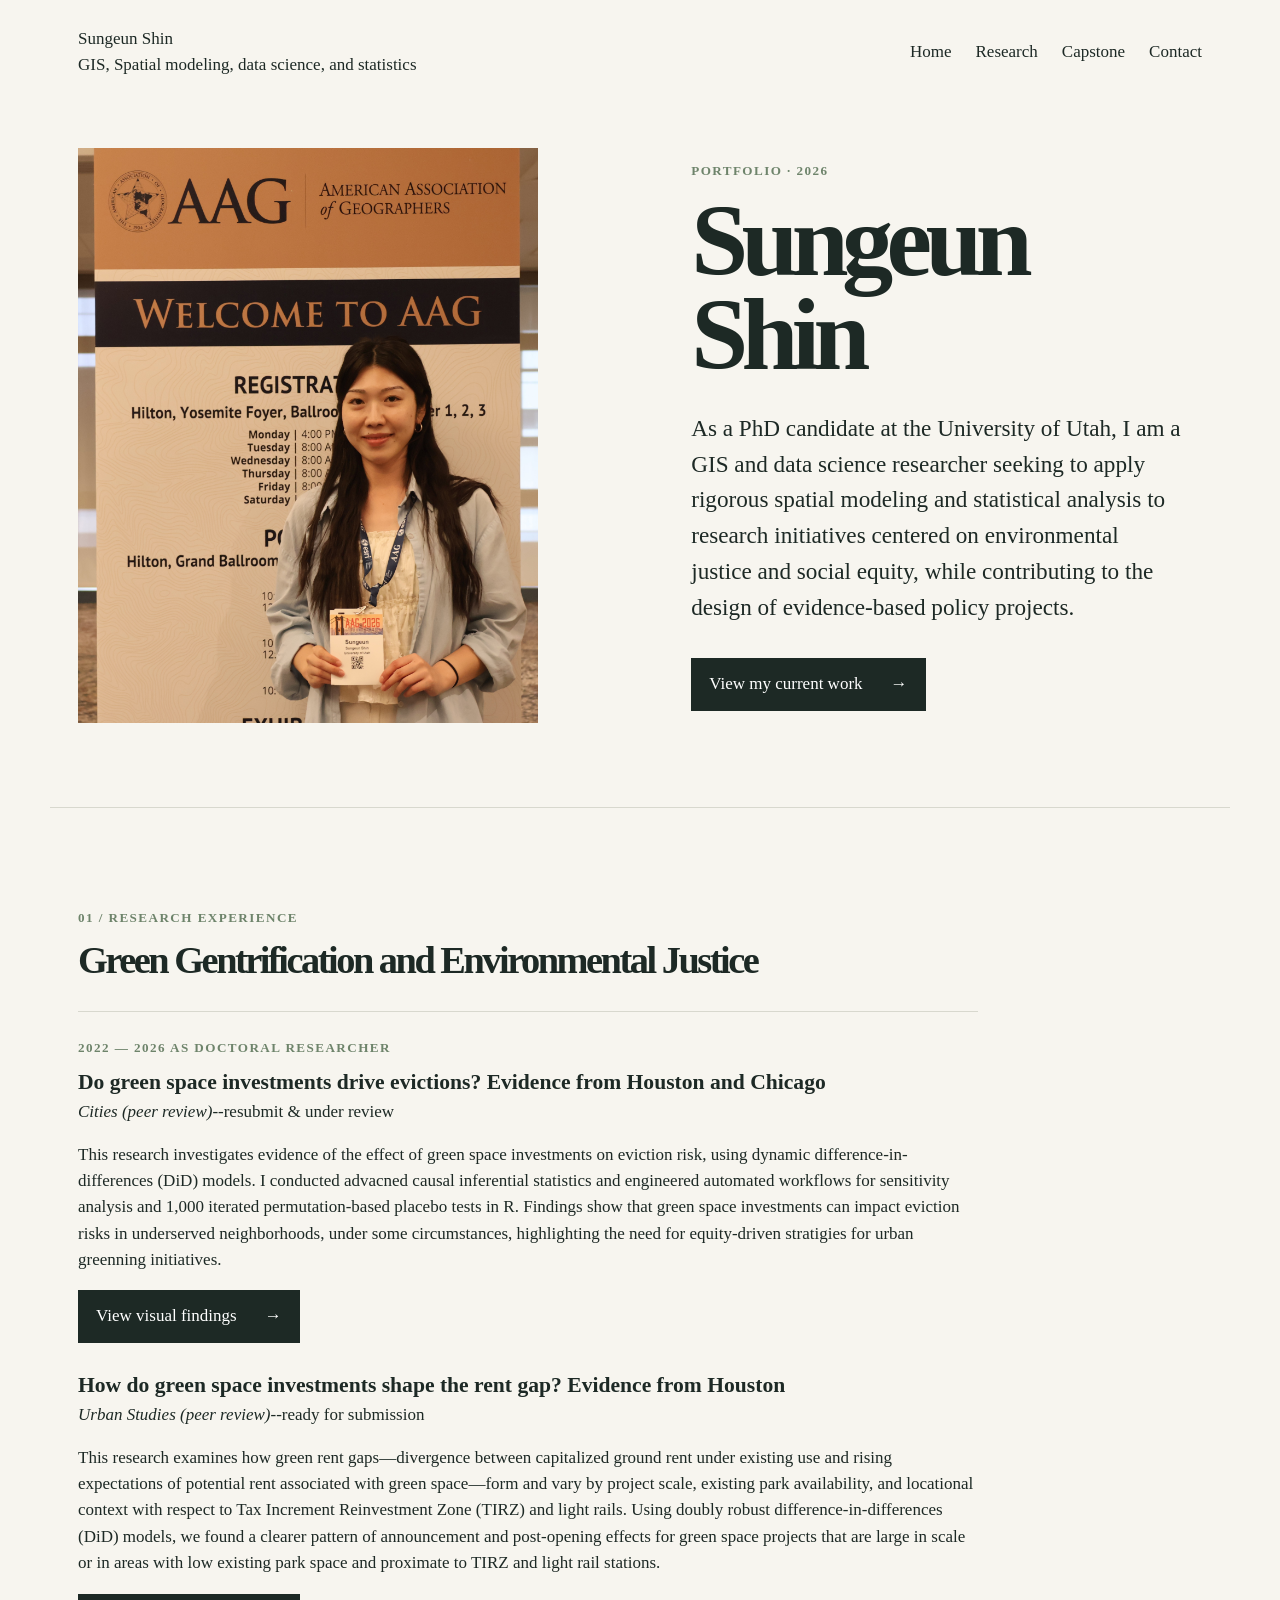
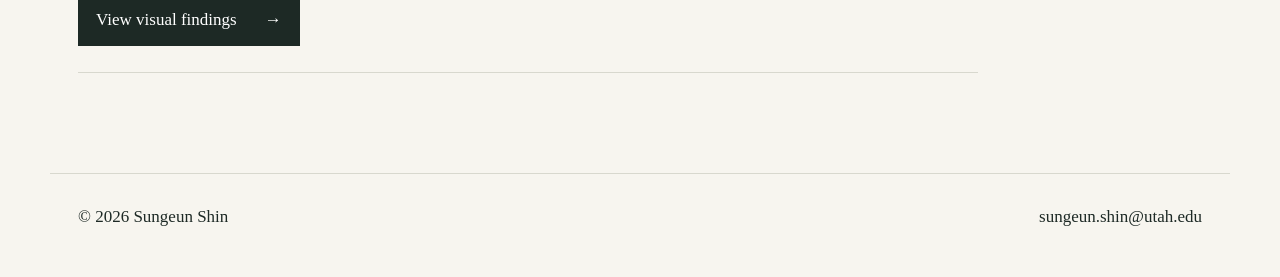
<file: index.html>
<!DOCTYPE html>
<html lang="en">
<head>
  <meta charset="UTF-8" />
  <meta name="viewport" content="width=device-width, initial-scale=1.0" />
  <meta name="description" content="Portfolio of Your Name" />
  <script src="https://d3js.org/d3.v7.js" defer></script>
  <script src="image.js" defer></script>
  <title>Sungeun Shin — Portfolio</title>
  <link rel="stylesheet" href="styles.css">
</head>
<body>
  <header class="site-header">
    <a class="logo" href="#home">Sungeun Shin </br>GIS, Spatial modeling, data science, and statistics</a>
    <nav aria-label="Primary navigation">
      <a href="index.html">Home</a>
      <a href="index.html#research">Research</a>
      <a href="capstone.html">Capstone</a>
      <a href="mailto:you@example.com">Contact</a>
    </nav>
  </header>

  <main>
    <!-- HOME / FIRST PAGE -->
    <section class="hero" id="home">
      <div class="portrait" role="img" aria-label="Placeholder for your portrait", src="sue_aag.JPG">
         <img class="portrait", src="images/sue_aag.JPG">
      </div>
      <div class="hero-copy">
        <p class="eyebrow">Portfolio · 2026</p>
        <h1>Sungeun Shin</h1>
        <p class="intro">
          As a PhD candidate at the University of Utah, 
          I am a GIS and data science researcher seeking to apply rigorous
          spatial modeling and statistical analysis to research initiatives centered on
          environmental justice and social equity, while contributing to the design of 
          evidence-based policy projects.
        </p>
        <a class="button" href="#research">View my current work <span>→</span></a>
      </div>
    </section>

    <!-- RESEARCH PAGE -->
    <section class="page-section" id="research">
      <p class="eyebrow">01 / Research experience</p>
      <h2>Green Gentrification and Environmental Justice</h2>
      <div class="research-list">
        <article>
          <p class="date">2022 — 2026 as doctoral researcher </p>
          <h3 style="margin-bottom: 0;">Do green space investments drive evictions? Evidence from Houston and Chicago</h3>
          <p style="margin-top: 0; margin-bottom: 1rem;"><i>Cities (peer review)</i>--resubmit & under review</p>
          <p>
              This research investigates evidence of the effect of green space investments 
              on eviction risk, using dynamic difference-in-differences (DiD) models.
              I conducted advacned causal inferential statistics and engineered automated workflows
              for sensitivity analysis and 1,000 iterated permutation-based placebo tests in R.
              Findings show that green space investments can impact eviction risks in underserved neighborhoods,
              under some circumstances, highlighting the need for equity-driven stratigies for urban greenning initiatives.
          </p>
          <a class="button" href="research.html#eviction-findings">View visual findings <span>→</span></a>
        <br></br>
          <h3 style="margin-bottom: 0;">How do green space investments shape the rent gap? Evidence from Houston</h3>
          <p style="margin-top: 0; margin-bottom: 1rem;"><i>Urban Studies (peer review)</i>--ready for submission</p>
          <p>This research examines how green rent gaps—divergence between capitalized ground rent under existing use
            and rising expectations of potential rent associated with green space—form and vary by project scale, existing 
            park availability, and locational context with respect to Tax Increment Reinvestment Zone (TIRZ) and light rails.
            Using doubly robust difference-in-differences (DiD) models, we found a clearer pattern of announcement and post-opening 
            effects for green space projects that are large in scale or in areas with low existing park space and proximate to 
            TIRZ and light rail stations.
          </p>
          <a class="button" href="research.html#rent-gap-findings">View visual findings <span>→</span></a>
        </article>
      </div>
    

  </main>

  <footer>
    <p>© 2026 Sungeun Shin</p>
    <a href="mailto:sungeun.shin@utah.edu">sungeun.shin@utah.edu</a>
  </footer>
</body>
</html>
</file>
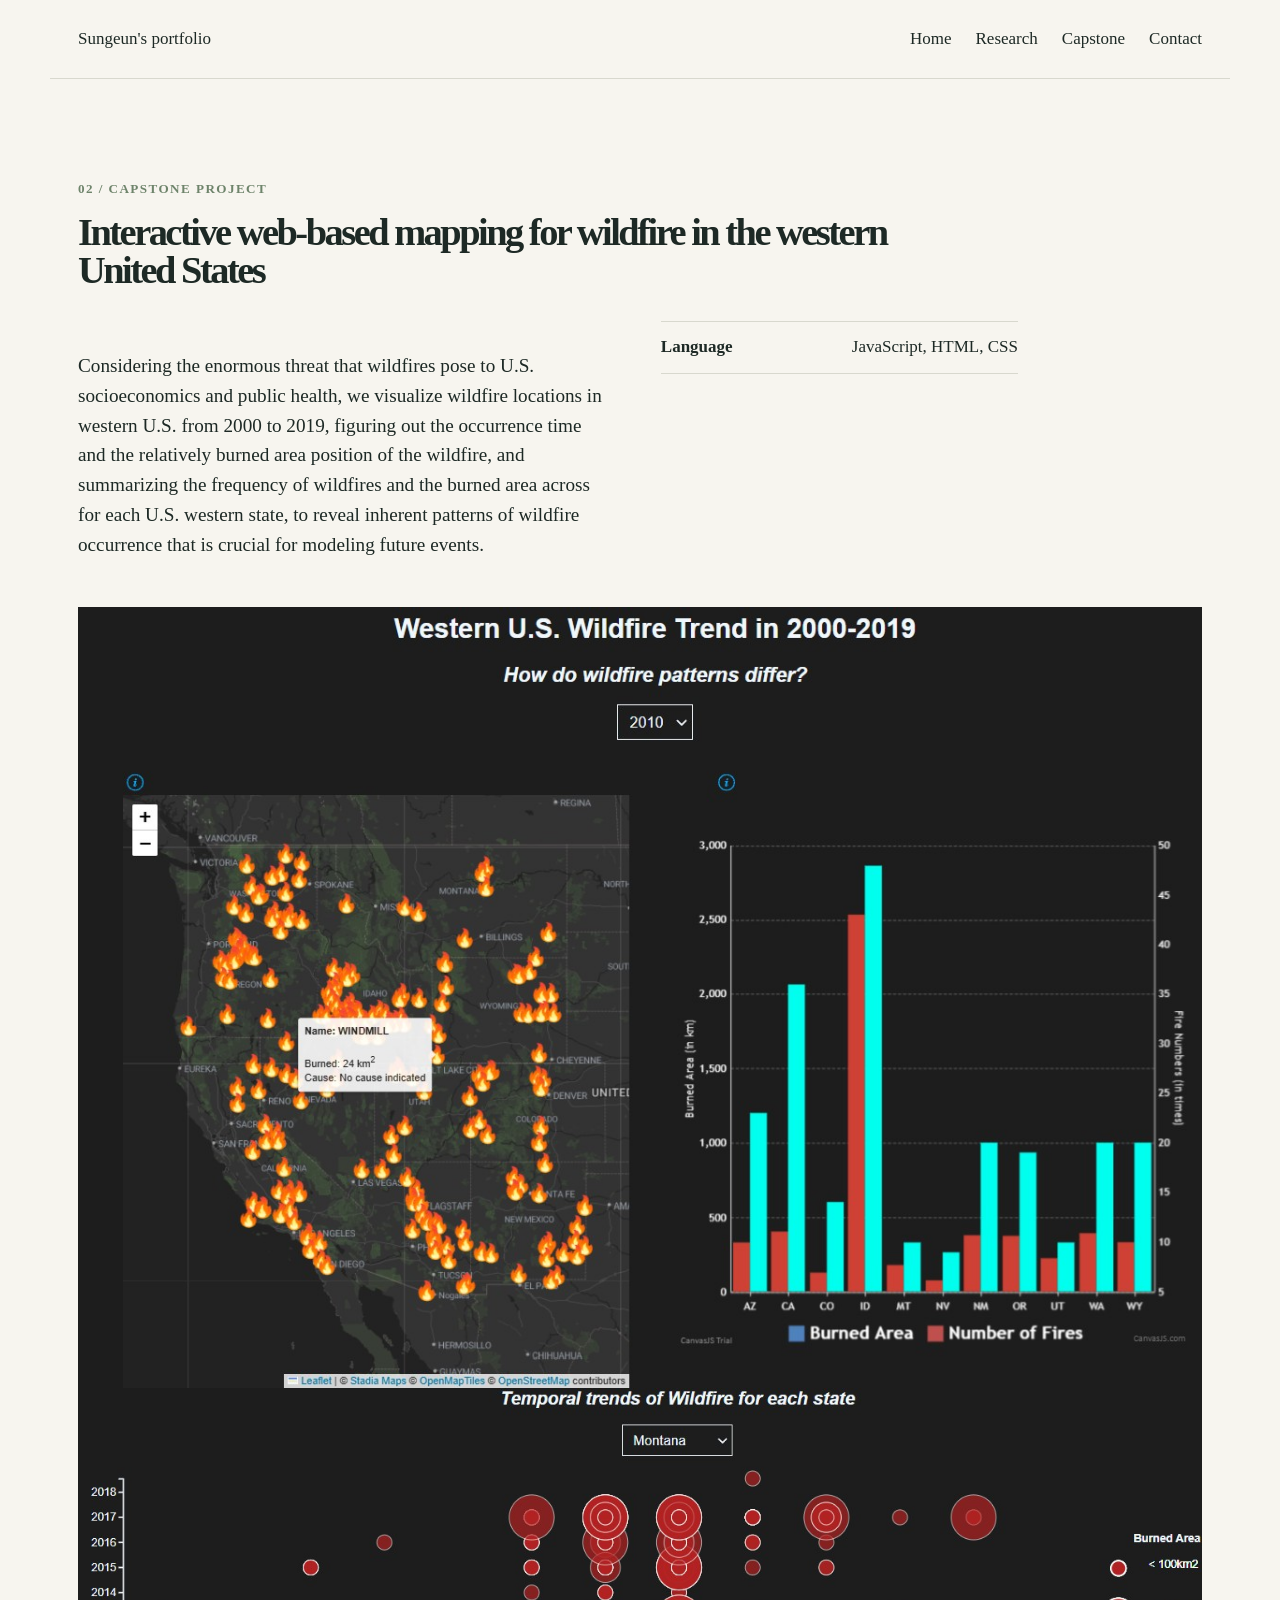
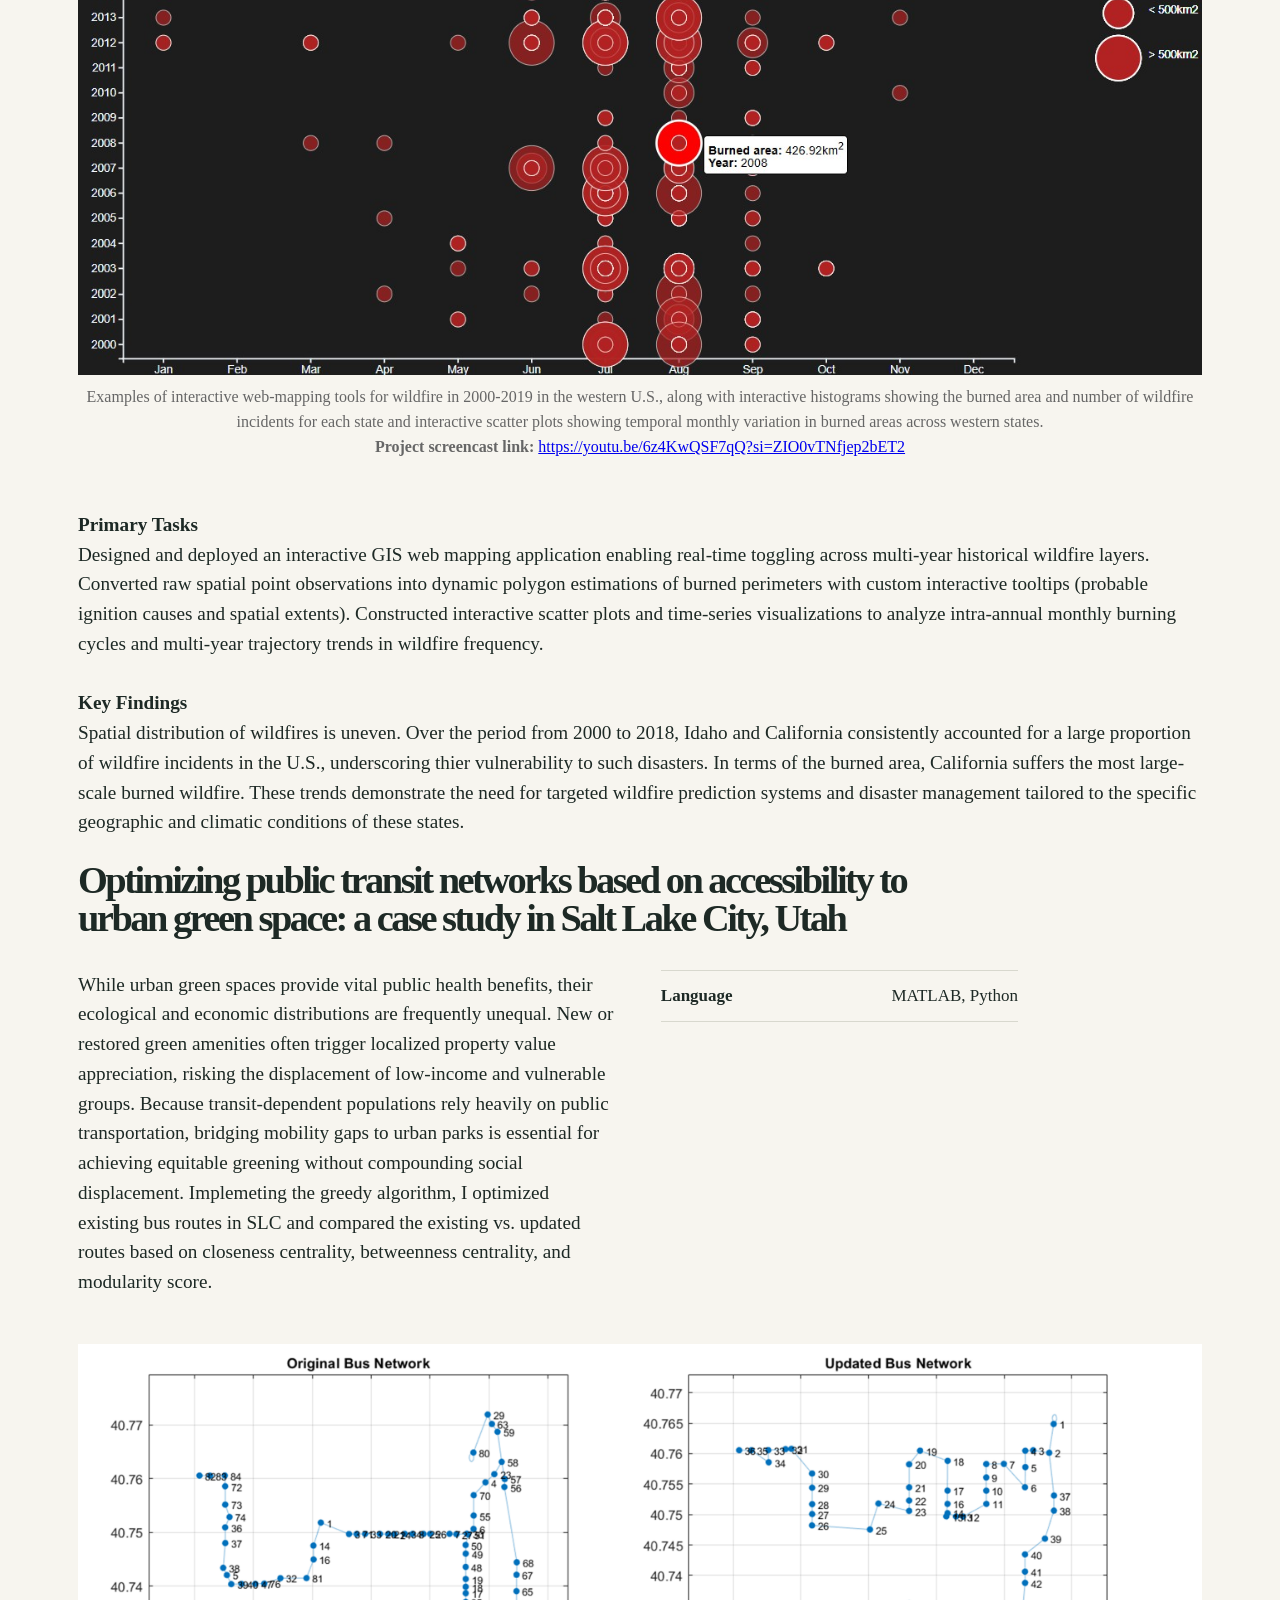
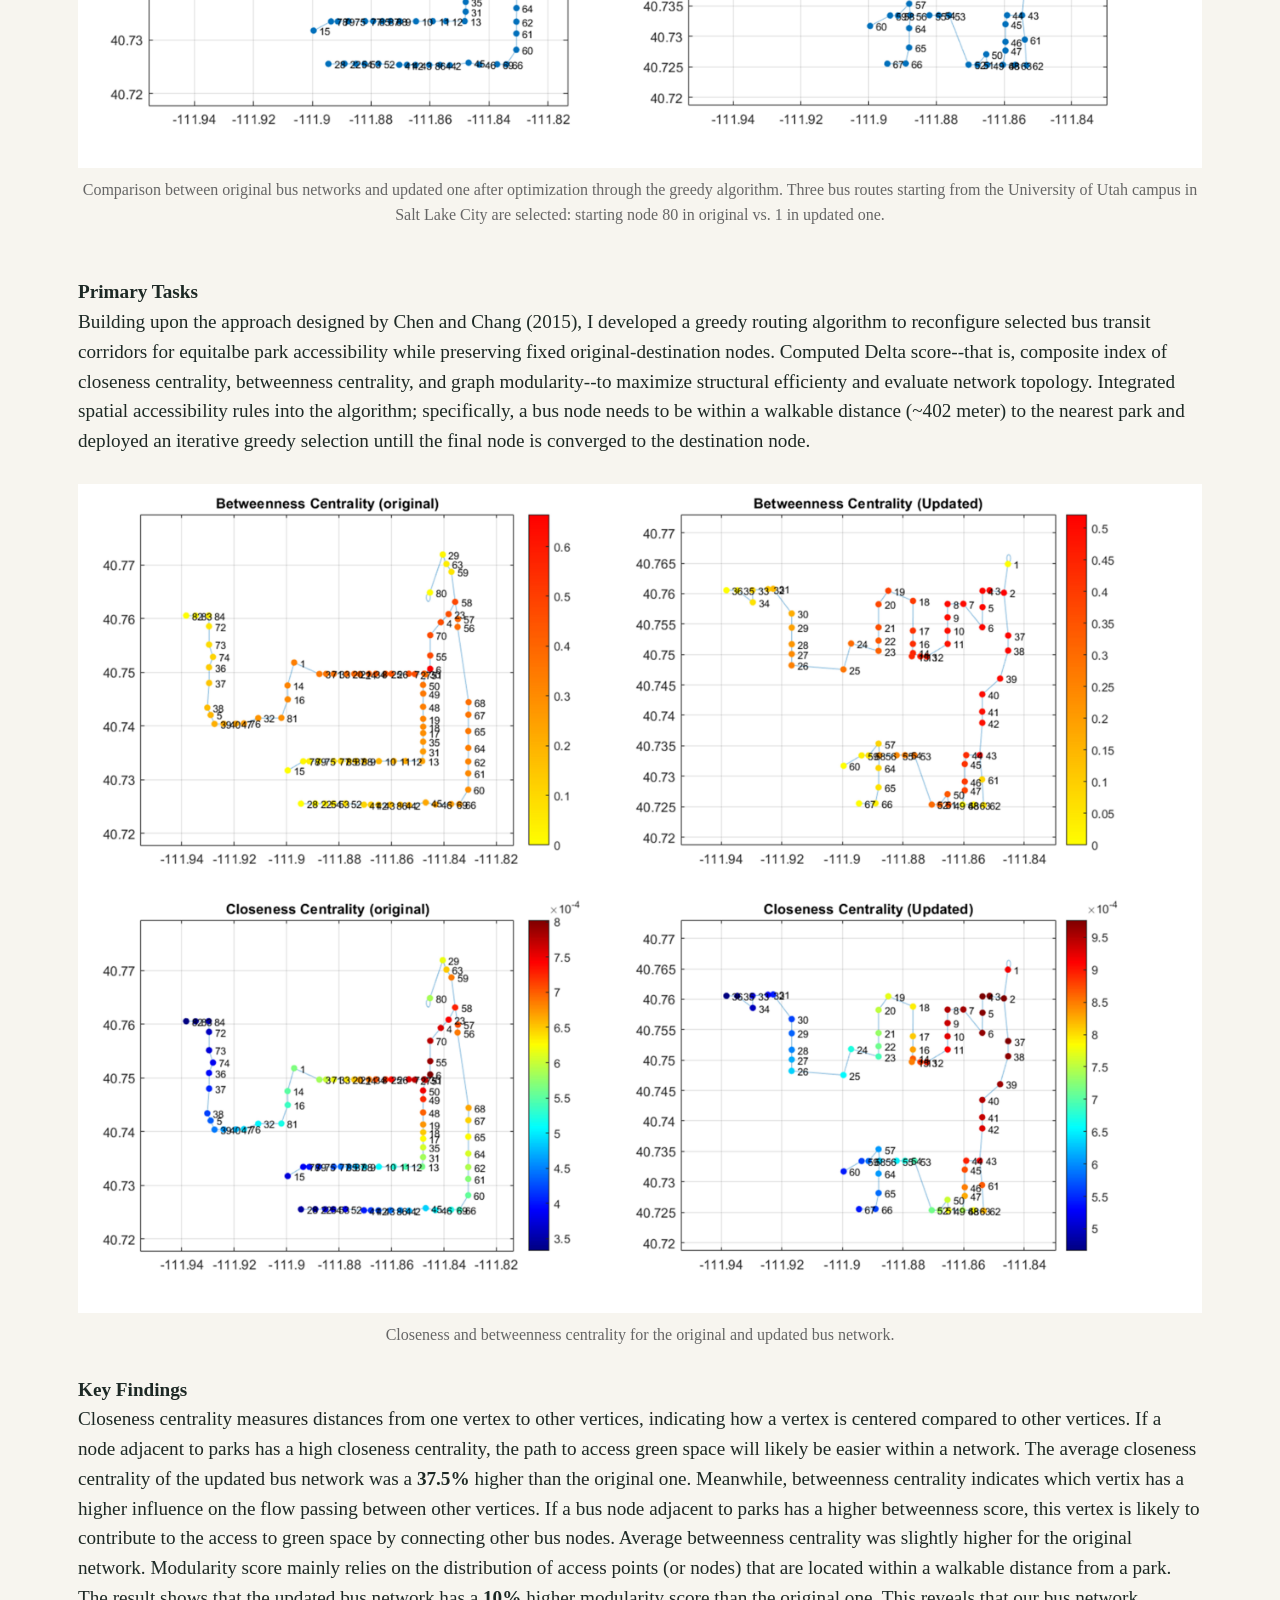
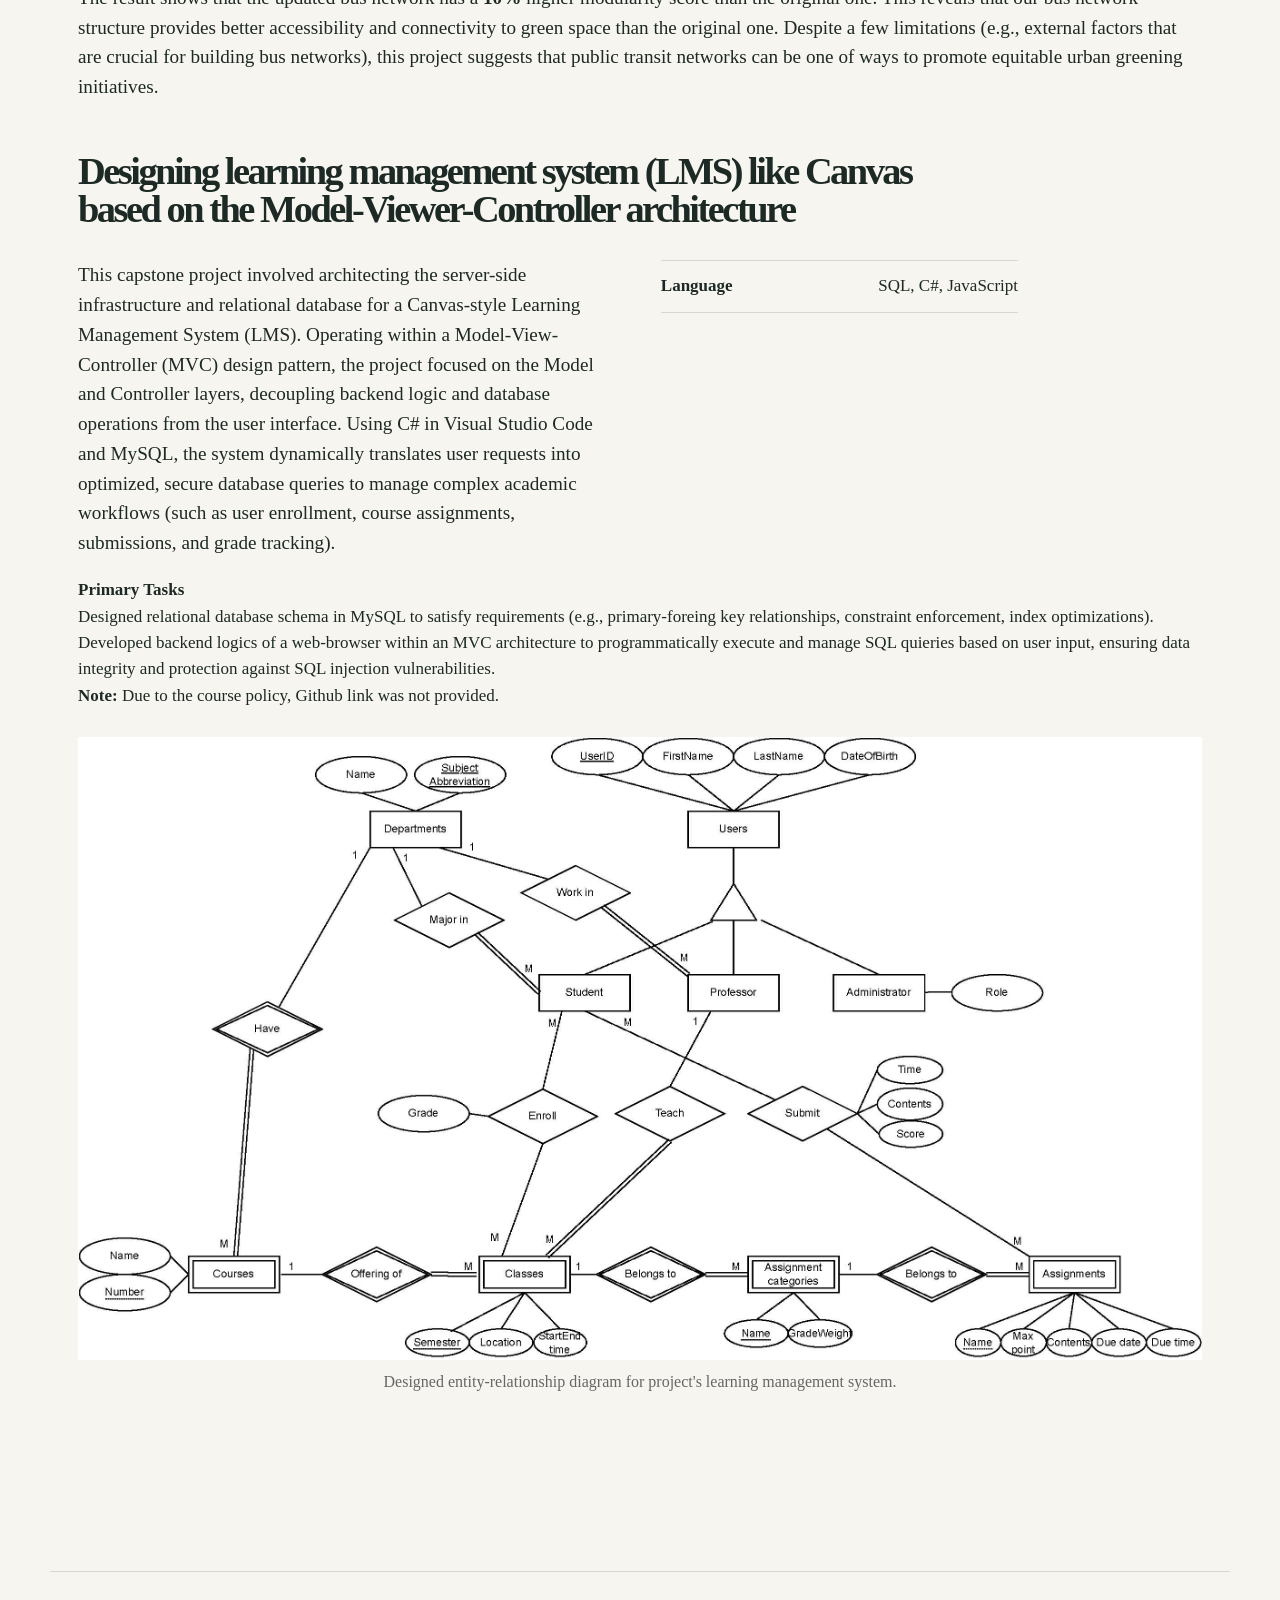
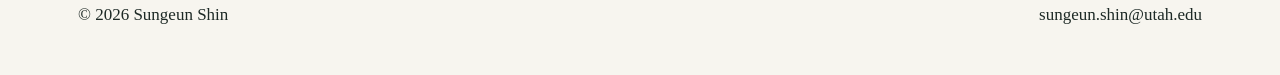
<file: capstone.html>
<!DOCTYPE html>
<html lang="en">
<head>
  <meta charset="UTF-8" />
  <meta name="viewport" content="width=device-width, initial-scale=1.0" />
  <meta name="description" content="Portfolio of Your Name" />
  <title>Sungeun Shin — Portfolio</title>
  <link rel="stylesheet" href="styles.css">
  <script src="https://d3js.org/d3.v7.js" defer></script>
  <script src="image.js" defer></script>
</head>
<body>
  <header class="site-header">
    <a class="logo" href="index.html">Sungeun's portfolio</a>
    <nav aria-label="Primary navigation">
      <a href="index.html">Home</a>
      <a href="index.html#research">Research</a>
       <a href="capstone.html">Capstone</a>
      <a href="mailto:you@example.com">Contact</a>
    </nav>
  </header>

  <main>
    <!-- CAPSTONE PAGE -->
    <section class="page-section" id="capstone">
      <p class="eyebrow">02 / Capstone project</p>
      <h2>Interactive web-based mapping for wildfire in the western United States</h2>
      <div class="two-column">
        <p class="detail">
          <br>
          Considering the enormous threat that wildfires pose to U.S. socioeconomics and public health,
          we visualize wildfire locations in western U.S. from 2000 to 2019, figuring out the occurrence time and 
          the relatively burned area position of the wildfire, and summarizing the frequency of wildfires and the burned area across 
          for each U.S. western state, to reveal inherent patterns of wildfire occurrence that is crucial for modeling future events.
          <br>
        </p>
        <ul class="project-details">
          <li><strong>Language</strong><span>JavaScript, HTML, CSS</span></li>
        </ul>
      </div>
      <div class="project-media">
        <figure class="visual-figure">
          <img src="images/image11.jpg"></img>
          <img src="images/image12.jpg"></img>
          <figcaption>
            Examples of interactive web-mapping tools for wildfire in 2000-2019 in the western U.S., along with 
            interactive histograms showing the burned area and number of wildfire incidents for each state and 
            interactive scatter plots showing temporal monthly variation in burned areas across western states. <br>
            <strong>Project screencast link: </strong><a href="https://youtu.be/6z4KwQSF7qQ?si=ZIO0vTNfjep2bET2">https://youtu.be/6z4KwQSF7qQ?si=ZIO0vTNfjep2bET2</a> 
          </figcaption>
        </figure>
        
        <p class="detail">
          <span><strong>Primary Tasks</strong></span>
          <br>
          Designed and deployed an interactive GIS web mapping application enabling real-time toggling across multi-year historical wildfire layers. 
          Converted raw spatial point observations into dynamic polygon estimations of burned perimeters with custom interactive tooltips (probable ignition causes and spatial extents).
          Constructed interactive scatter plots and time-series visualizations to analyze intra-annual monthly burning cycles and multi-year trajectory trends in wildfire frequency.
          <br><br>
          <span><strong>Key Findings</strong></span>
          <br>
          Spatial distribution of wildfires is uneven. Over the period from 2000 to 2018, Idaho and California 
          consistently accounted for a large proportion of wildfire incidents in the U.S., underscoring thier vulnerability 
          to such disasters. In terms of the burned area, California suffers the most large-scale burned wildfire. 
          These trends demonstrate the need for targeted wildfire prediction systems and disaster management tailored to the 
          specific geographic and climatic conditions of these states. 
        </p>
      </div>
      <section style="margin-top: 24px; margin-bottom: 24px;">
        <h2>Optimizing public transit networks based on accessibility to urban green space: 
          a case study in Salt Lake City, Utah
        </h2>
        <div class="two-column">
        <p class="detail">
          While urban green spaces provide vital public health benefits, their ecological and economic distributions are frequently unequal. New or restored green amenities often trigger localized property value appreciation, 
          risking the displacement of low-income and vulnerable groups. 
          Because transit-dependent populations rely heavily on public transportation, bridging mobility gaps to urban parks is essential for achieving equitable greening without compounding social displacement.
          Implemeting the greedy algorithm, I optimized existing bus routes in SLC and compared the existing vs. updated routes 
          based on closeness centrality, betweenness centrality, and modularity score. 
        </p>
        <ul class="project-details">
          <li><strong>Language</strong><span>MATLAB, Python</span></li>
        </ul>
      </div>
      <figure class="visual-figure">
        <img src="images/image8.jpg"></img>
        <figcaption>
          Comparison between original bus networks and updated one after optimization through the greedy algorithm.
          Three bus routes starting from the University of Utah campus in Salt Lake City are selected: starting node 80 in original vs. 1 in updated one.  
        </figcaption>
      </figure>
      <p class="detail">
        <span><strong>Primary Tasks</strong></span>
        <br>
        Building upon the approach designed by Chen and Chang (2015), I developed a greedy routing algorithm to reconfigure 
        selected bus transit corridors for equitalbe park accessibility while preserving fixed original-destination nodes.
        Computed Delta score--that is, composite index of closeness centrality, betweenness centrality, and graph modularity--to
        maximize structural efficienty and evaluate network topology. Integrated spatial accessibility rules into the algorithm; specifically,
        a bus node needs to be within a walkable distance (~402 meter) to the nearest park and deployed an iterative greedy selection untill the final node 
        is converged to the destination node.  
      </p>
      <figure class="visual-figure">
        <img src="images/image9.jpg"></img>
        <figcaption>
          Closeness and betweenness centrality for the original and updated bus network.
        </figcaption>
        <br>
        <p class="detail">
          <span><strong>Key Findings</strong></span>
          <br>
          Closeness centrality measures distances from one vertex to other vertices, indicating how a vertex is centered compared to 
          other vertices. If a node adjacent to parks has a high closeness centrality, the path to access green space will likely be easier 
          within a network. The average closeness centrality of the updated bus network was a <strong>37.5%</strong> higher than the original one. 
          Meanwhile, betweenness centrality indicates which vertix has a higher influence on the flow passing between other vertices. If a bus node 
          adjacent to parks has a higher betweenness score, this vertex is likely to contribute to the access to green space by connecting other bus nodes.
          Average betweenness centrality was slightly higher for the original network.
          Modularity score mainly relies on the distribution of access points (or nodes) that are located within a walkable distance from a park. 
          The result shows that the updated bus network has a <strong>10%</strong> higher modularity score than the original one. 
          This reveals that our bus network structure provides better accessibility and connectivity to green space than the original one.
          Despite a few limitations (e.g., external factors that are crucial for building bus networks), this project suggests that 
          public transit networks can be one of ways to promote equitable urban greening initiatives. 
        </p> 
      </figure>
      </section>
    
      <section>
        <h2>Designing learning management system (LMS) like Canvas based on the Model-Viewer-Controller architecture</h2>
        <div class="two-column">
        <p class="detail">
            This capstone project involved architecting the server-side infrastructure and relational database for a Canvas-style Learning Management System (LMS). 
            Operating within a Model-View-Controller (MVC) design pattern, the project focused on the Model and Controller layers, decoupling backend logic and database operations from the user interface. 
            Using C# in Visual Studio Code and MySQL, the system dynamically translates user requests into optimized, secure database queries to manage complex academic workflows (such as user enrollment, course assignments, submissions, and grade tracking).
        </p>
        <ul class="project-details">
          <li><strong>Language</strong><span>SQL, C#, JavaScript</span></li>
        </ul>
      </div>
      <span><strong>Primary Tasks</strong></span>
      <br>
      Designed relational database schema in MySQL to satisfy requirements (e.g., primary-foreing key relationships, constraint enforcement, index optimizations).
      Developed backend logics of a web-browser within an MVC architecture to programmatically execute and manage SQL quieries 
      based on user input, ensuring data integrity and protection against SQL injection vulnerabilities.
      <br>
      <span><strong>Note: </strong>Due to the course policy, Github link was not provided.</span>
      <figure class="visual-figure">
        <img src="images/image10.jpg"></img>
        <figcaption>
          Designed entity-relationship diagram for project's learning management system.
        </figcaption>
      </figure>
      <br>
      
      
      </section>
      
    </section>


  </main>

  <footer>
    <p>© 2026 Sungeun Shin</p>
    <a href="mailto:sungeun.shin@utah.edu">sungeun.shin@utah.edu</a>
  </footer>
</body>
</html>
</file>
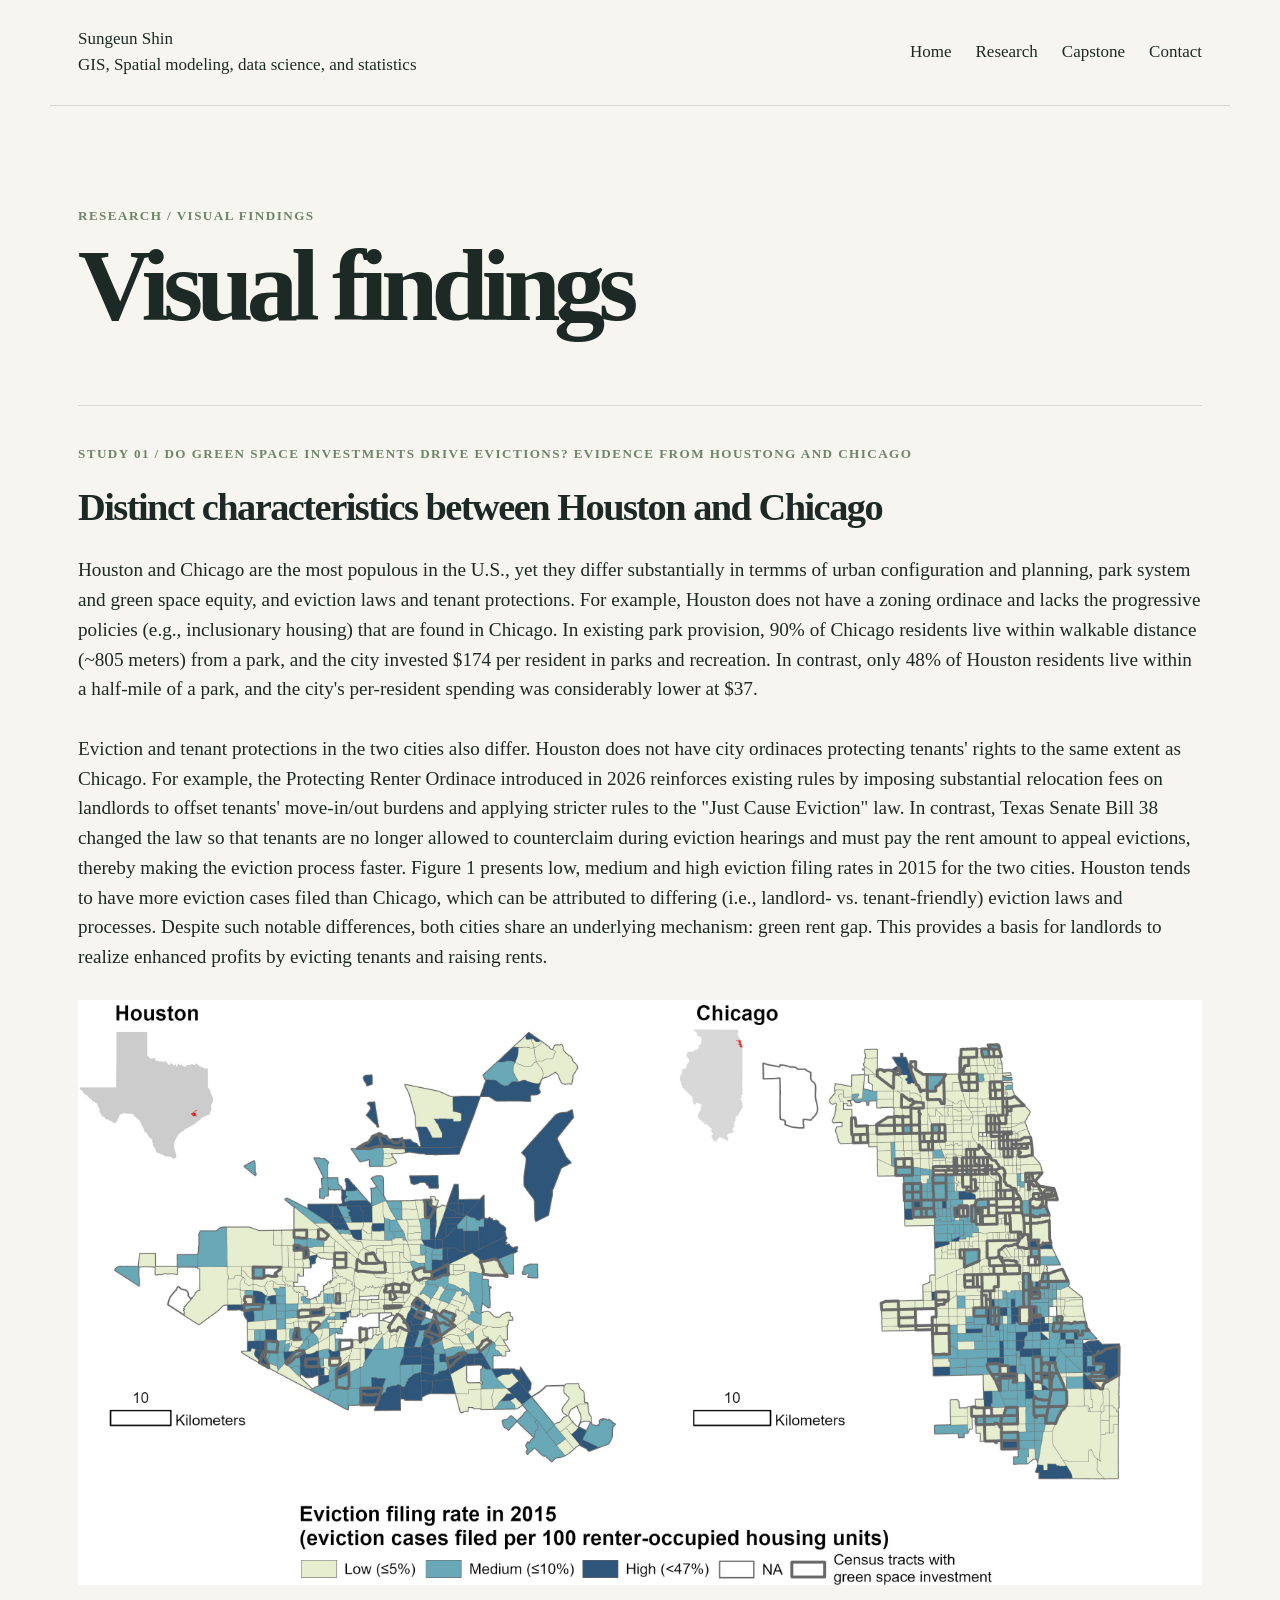
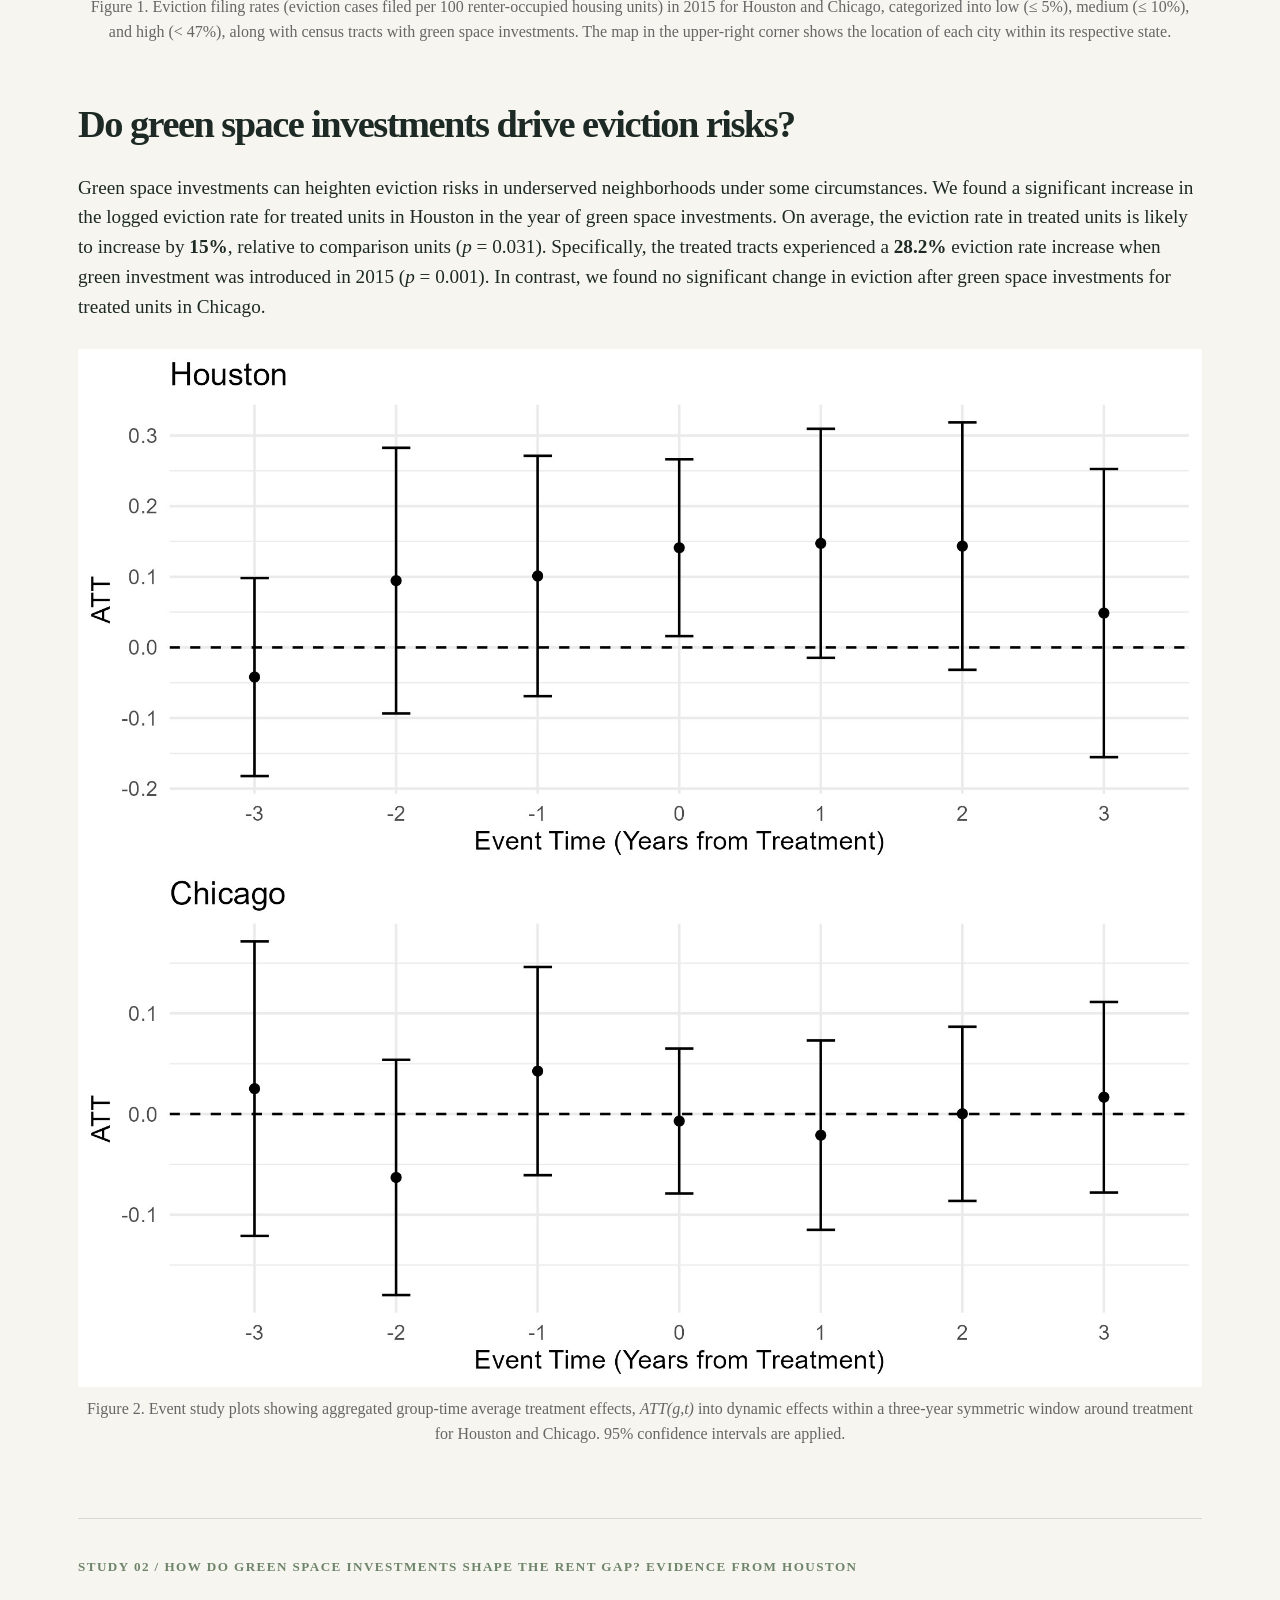
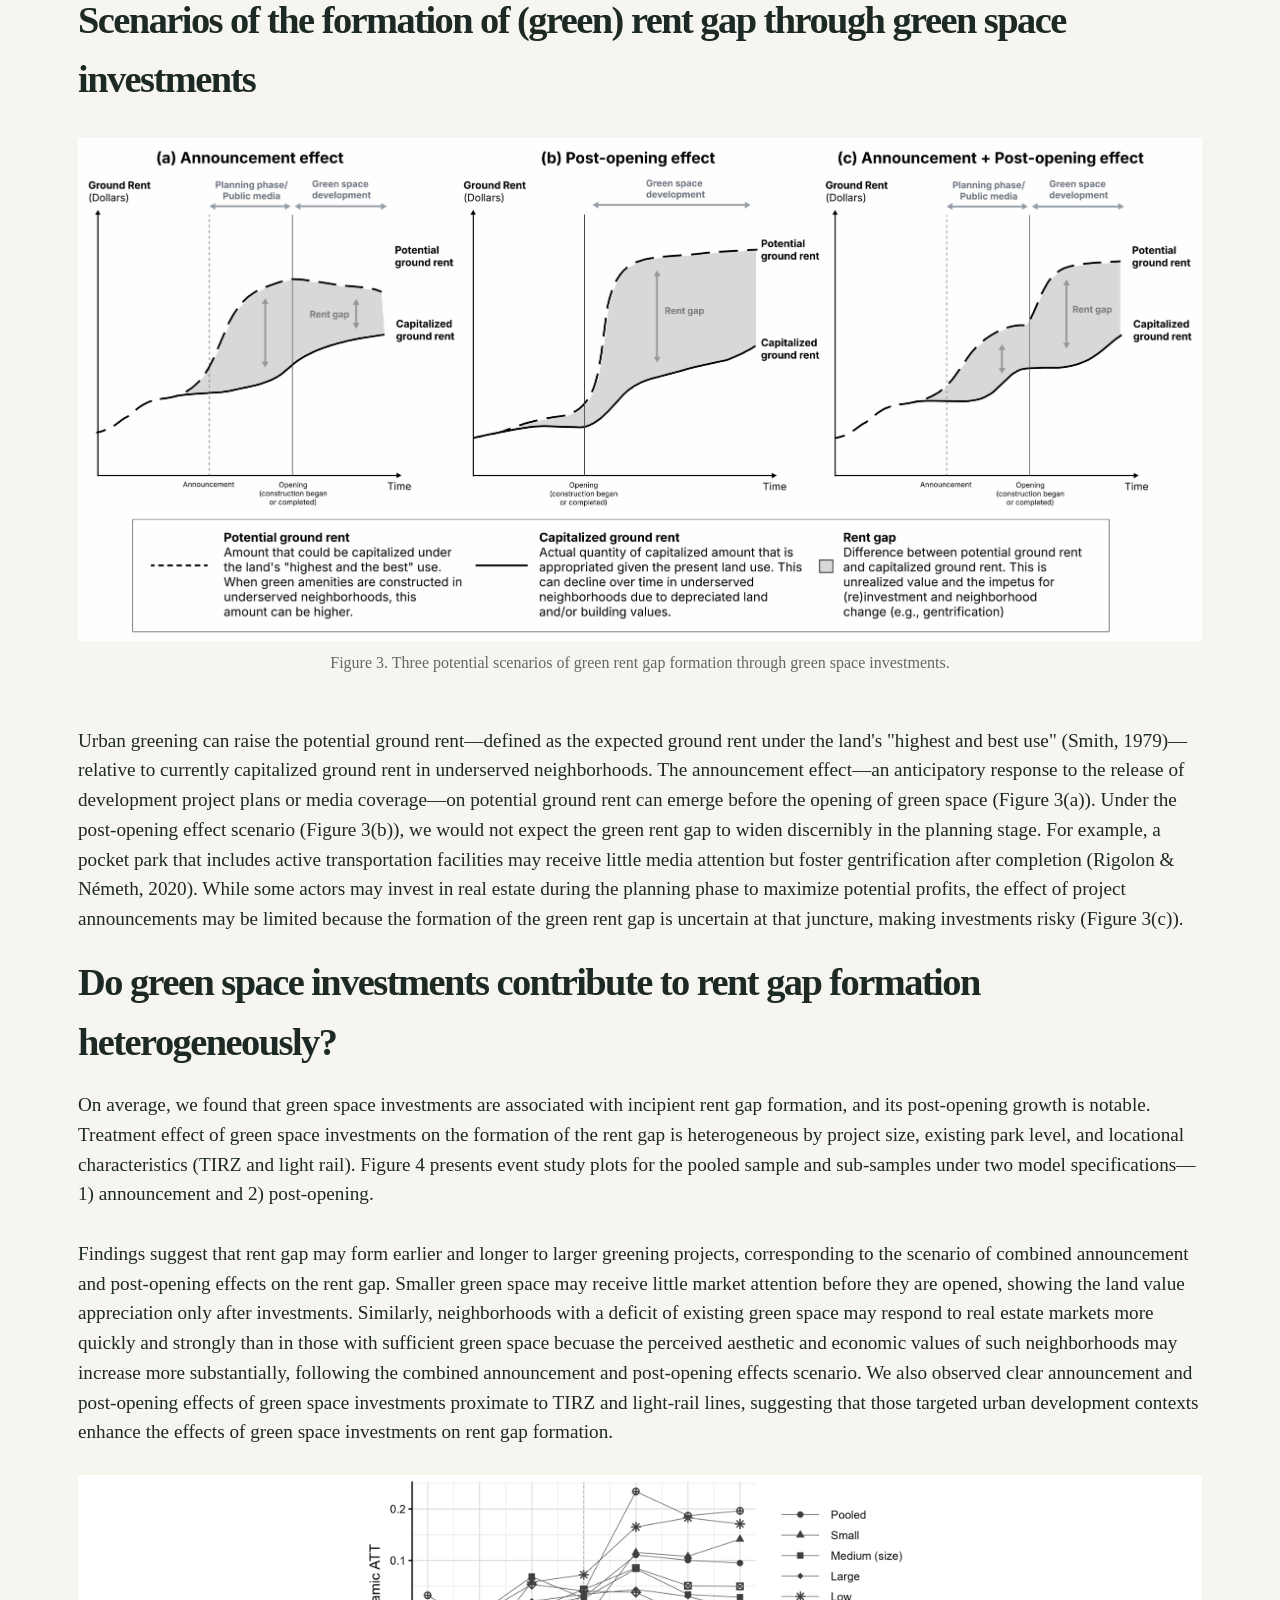
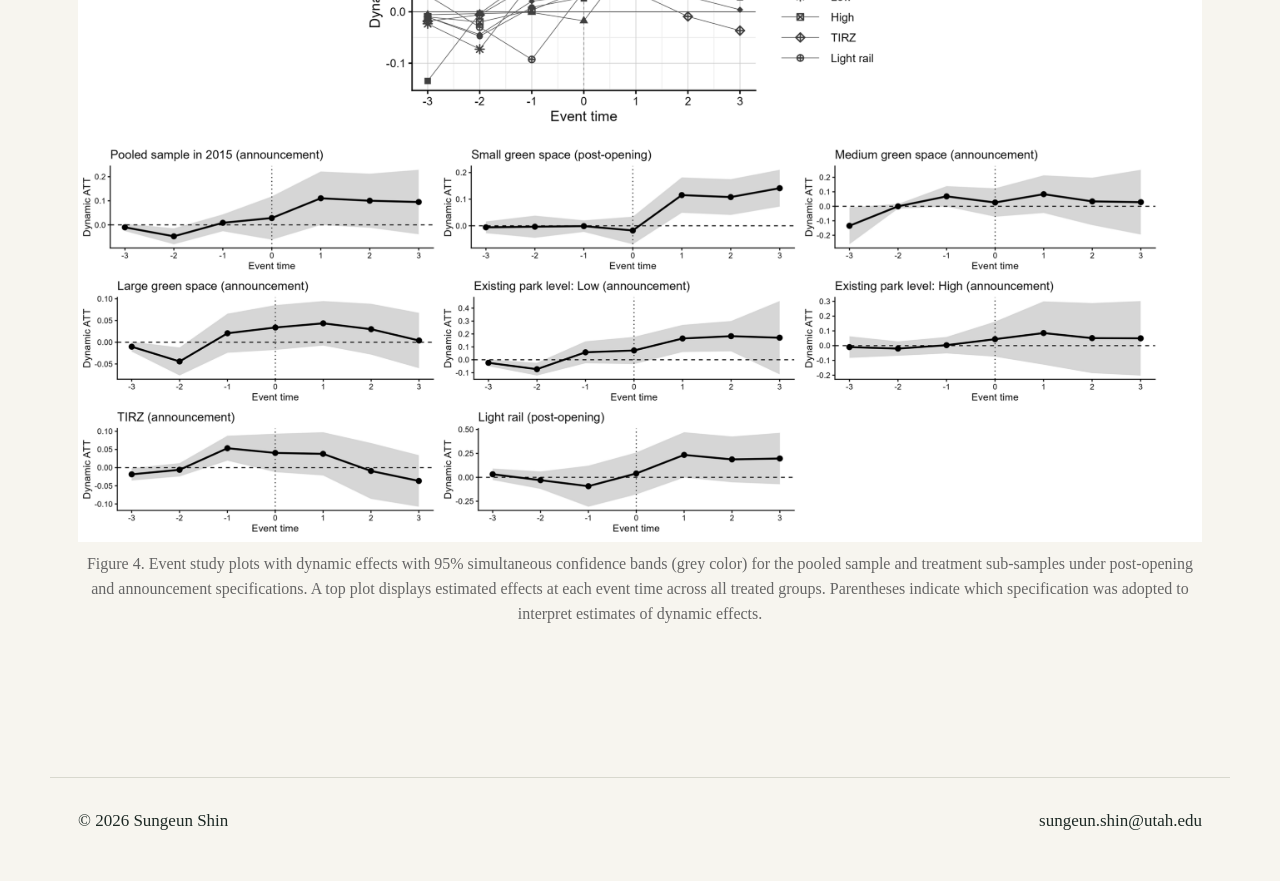
<file: research.html>
<!DOCTYPE html>
<html lang="en">
<head>
  <meta charset="UTF-8" />
  <meta name="viewport" content="width=device-width, initial-scale=1.0" />
  <meta name="description" content="Research findings by Sungeun Shin" />
  <title>Research Findings — Sungeun Shin</title>
  <link rel="stylesheet" href="styles.css">
</head>
<body>
  <header class="site-header">
    <a class="logo" href="index.html#home">Sungeun Shin<br>GIS, Spatial modeling, data science, and statistics</a>
    <nav aria-label="Primary navigation">
      <a href="index.html">Home</a>
      <a href="index.html#research">Research</a>
      <a href="capstone.html">Capstone</a>
      <a href="mailto:sungeun.shin@utah.edu">Contact</a>
    </nav>
  </header>

  <main>
    <section class="page-section">
      <p class="eyebrow">Research / Visual findings</p>
      <h1>Visual findings</h1>
      
      <section class="finding" id="eviction-findings">
        <p class="eyebrow">Study 01 / Do green space investments drive evictions? Evidence from Houstong and Chicago</p>
        <h3 class="finding-question">Distinct characteristics between Houston and Chicago</h2>
        <p class="detail">
          Houston and Chicago are the most populous in the U.S., yet they differ substantially in termms of urban configuration
          and planning, park system and green space equity, and eviction laws and tenant protections. For example, Houston does not have a zoning ordinace and 
          lacks the progressive policies (e.g., inclusionary housing) that are found in Chicago. In existing park provision, 90% of Chicago residents
          live within walkable distance (~805 meters) from a park, and the city invested $174 per resident in parks and recreation.
          In contrast, only 48% of Houston residents live within a half-mile of a park, and the city's per-resident spending was considerably lower at $37.
          <br></br>
          Eviction and tenant protections in the two cities also differ. Houston does not have city ordinaces protecting tenants' rights to the 
          same extent as Chicago. For example, the Protecting Renter Ordinace introduced in 2026 reinforces existing rules by imposing substantial relocation fees on
          landlords to offset tenants' move-in/out burdens and applying stricter rules to the "Just Cause Eviction" law. In contrast, 
          Texas Senate Bill 38 changed the law so that tenants are no longer allowed to counterclaim during eviction hearings and must pay the rent amount 
          to appeal evictions, thereby making the eviction process faster. Figure 1 presents low, medium and high eviction filing rates in 2015 for the two cities.
          Houston tends to have more eviction cases filed than Chicago, which can be attributed to differing (i.e., landlord- vs. tenant-friendly) eviction laws and processes.
          Despite such notable differences, both cities share an underlying mechanism: green rent gap. This
          provides a basis for landlords to realize enhanced profits by evicting tenants and raising rents. 
        </p>
        <figure class="visual-figure">
          <img src="images/image3.jpg"></img>
          <figcaption>Figure 1. 
            Eviction filing rates (eviction cases filed per 100 renter-occupied housing units) in 2015 for Houston and Chicago, categorized into low (≤ 5%), medium (≤ 10%), and high (< 47%), along with census tracts with green space investments. 
            The map in the upper-right corner shows the location of each city within its respective state.
          </figcaption>
        </figure>

        <h3 class="finding-question">Do green space investments drive eviction risks?</h3>
        <p class="detail">
          Green space investments can heighten eviction risks in underserved neighborhoods under some circumstances.
          We found a significant increase in the logged eviction rate for treated units in Houston in the year of 
          green space investments. On average, the eviction rate in treated units is likely to increase by <strong>15%</strong>, 
          relative to comparison units (<i>p</i> = 0.031). Specifically, the treated tracts experienced a <strong>28.2%</strong> eviction rate
          increase when green investment was introduced in 2015 (<i>p</i> = 0.001). In contrast, we found no significant change in 
          eviction after green space investments for treated units in Chicago.  
        </p>
        <figure class="visual-figure">
          <img src="images/image4.jpg"></img>
          <img src="images/image5.jpg"></img>
          <figcaption>
            Figure 2. Event study plots showing aggregated group-time average treatment effects, <i>ATT(g,t)</i>
            into dynamic effects within a three-year symmetric window around treatment for Houston and Chicago.
            95% confidence intervals are applied.             
          </figcaption>
        </figure>
      </section>

      <section class="finding" id="rent-gap-findings">
        <p class="eyebrow">Study 02 / How do green space investments shape the rent gap? Evidence from Houston</p>
        <h3 class="finding-question">Scenarios of the formation of (green) rent gap through green space investments</h3>
        
        <figure class="visual-figure">
          <img src="images/image6_2.jpg"></img>
          <figcaption>
            Figure 3. Three potential scenarios of green rent gap formation through green space investments.
          </figcaption>
        </figure>
        <p class="detail">
            Urban greening can raise the potential ground rent—defined as the expected ground rent under the land's
            "highest and best use" (Smith, 1979)—relative to currently capitalized ground rent in underserved neighborhoods.
            The announcement effect—an anticipatory response to the release of development project plans or media coverage—on 
            potential ground rent can emerge before the opening of green space (Figure 3(a)). Under the post-opening effect scenario
            (Figure 3(b)), we would not expect the green rent gap to widen discernibly in the planning stage. For example, 
            a pocket park that includes active transportation facilities may receive little media attention but foster gentrification 
            after completion (Rigolon & Németh, 2020). While some actors may invest in real estate during the planning phase to 
            maximize potential profits, the effect of project announcements may be limited because the formation of the green rent gap is 
            uncertain at that juncture, making investments risky (Figure 3(c)). 
        </p>
        <h3 class="finding-question">
          Do green space investments contribute to rent gap formation heterogeneously?
        </h3>
        <p class="detail">
          On average, we found that green space investments are associated with incipient rent gap formation, and its post-opening growth is notable.
          Treatment effect of green space investments on the formation of the rent gap is heterogeneous by project size, existing park level, and
          locational characteristics (TIRZ and light rail). Figure 4 presents event study plots for the pooled sample and 
          sub-samples under two model specifications—1) announcement and 2) post-opening. 
          <br></br>
          Findings suggest that rent gap may form earlier and longer to larger greening projects, corresponding to the scenario of
          combined announcement and post-opening effects on the rent gap. Smaller green space may receive little market attention before they are opened,
          showing the land value appreciation only after investments. Similarly, neighborhoods with a deficit of existing green space 
          may respond to real estate markets more quickly and strongly than in those with sufficient green space becuase the perceived 
          aesthetic and economic values of such neighborhoods may increase more substantially, following the combined announcement and post-opening
          effects scenario. We also observed clear announcement and post-opening effects of green space investments proximate to TIRZ and light-rail lines,
          suggesting that those targeted urban development contexts enhance the effects of green space investments on rent gap formation.  
        </p>
        <figure class="visual-figure">
          <img src="images/image7.jpg"></img>
          <figcaption>
            Figure 4. Event study plots with dynamic effects with 95% simultaneous confidence bands (grey color) for the pooled sample and 
            treatment sub-samples under post-opening and announcement specifications. A top plot displays estimated effects at each event time 
            across all treated groups. Parentheses indicate which specification was adopted to interpret estimates of dynamic effects. 
          </figcaption>
        </figure>
      </section>
    </section>
  </main>

  <footer>
    <p>© 2026 Sungeun Shin</p>
    <a href="mailto:sungeun.shin@utah.edu">sungeun.shin@utah.edu</a>
  </footer>
</body>
</html>
</file>
<file: styles.css>
:root {
  --ink: #1d2925;
  --paper: #f7f5ef;
  --accent: #6e846b;
  --line: #d8d8ce;
}

* { box-sizing: border-box; }
html { scroll-behavior: smooth; }
body {
  margin: 0;
  background: var(--paper);
  color: var(--ink);
  font-family: Aptos, "Aptos Display";
  font-size: 17px;
  line-height: 1.55;
}

.site-header, main, footer { max-width: 1180px; margin: 0 auto; }
.site-header {
  display: flex;
  align-items: center;
  justify-content: space-between;
  padding: 26px 28px;
}
.logo { color: var(--ink); font-weight: 500; text-decoration: none; }
nav { display: flex; gap: 24px; }
nav a, footer a { color: inherit; text-decoration: none; }
nav a:hover, footer a:hover, .text-link:hover { color: var(--accent); }

.hero {
  min-height: 78vh;
  display: grid;
  grid-template-columns: 1fr 1fr;
  gap: clamp(38px, 8vw, 120px);
  align-items: center;
  padding: 40px 28px 80px;
}
.portrait, .project-image {
  background: #dce2d5;
  color: #52614f;
  display: grid;
  place-items: center;
  text-align: center;
}
.portrait { aspect-ratio: 4 / 5; max-width: 460px; font-size: 1.05rem; }
.eyebrow, .date { color: var(--accent); font-size: .82rem; font-weight: 700; letter-spacing: .11em; text-transform: uppercase; }
h1, h2, h3, p { margin-top: 0; }
h1 { font-size: clamp(3.3rem, 8vw, 6.7rem); line-height: .92; letter-spacing: -.065em; margin-bottom: 28px; }
h2 { font-size: clamp(1.35rem, 3vw, 4.9rem); line-height: 1; letter-spacing: -.065em; max-width: 900px; }
h3 { font-size: 1.35rem; margin-bottom: 8px; }
.intro { font-size: clamp(1.15rem, 2vw, 1.45rem); max-width: 490px; margin-bottom: 32px; }
.button { background: var(--ink); color: white; display: inline-flex; gap: 28px; padding: 13px 18px; text-decoration: none; }


.page-section { border-top: 1px solid var(--line); padding: 100px 28px; }
.two-column { display: grid; grid-template-columns: minmax(0, 1.2fr) minmax(260px, .8fr); gap: 5%; max-width: 940px; }
.project-details { border-top: 1px solid var(--line); list-style: none; margin: 0; padding: 0; }
.project-details li { border-bottom: 1px solid var(--line); display: flex; justify-content: space-between; gap: 15px; padding: 12px 0; }
.project-image { min-height: 380px; margin: 28px 0 0px; }
.text-link { color: var(--ink); font-weight: 700; }
.research-list { max-width: 900px; }
.research-list article { border-top: 1px solid var(--line); padding: 26px 0; }
.research-list article:last-child { border-bottom: 1px solid var(--line); }
.date { margin-bottom: 7px; }
footer { border-top: 1px solid var(--line); display: flex; justify-content: space-between; padding: 30px 28px; }

@media (max-width: 680px) {
  .site-header { align-items: flex-start; }
  nav { gap: 13px; font-size: .9rem; }
  .hero, .two-column { grid-template-columns: 1fr; }
  .hero { min-height: auto; padding-top: 28px; }
  .portrait { max-width: none; }
  .page-section { padding: 72px 28px; }
  footer { flex-direction: column; gap: 8px; }
}
.project-image {
  position: relative;
  width: 100%;
  overflow: hidden;
  border-radius: 12px;
}
.project-media {
  width: 100%;
}

.caption {
  margin: 0.1rem 0 0;
  color: #666;
  font-size: 1rem;
  text-align: center;
}

.slide-button {
  position: absolute;
  top: 50%;
  transform: translateY(-50%);
  width: 42px;
  height: 42px;
  border: none;
  border-radius: 50%;
  background: rgba(0, 0, 0, 0.6);
  color: white;
  font-size: 1.5rem;
  cursor: pointer;
}

.slide-button:hover {
  background: rgba(0, 0, 0, 0.85);
}

.previous {
  left: 12px;
}

.next {
  right: 12px;
}

.slide-counter {
  position: absolute;
  right: 12px;
  bottom: 8px;
  margin: 0;
  padding: 4px 9px;
  border-radius: 12px;
  background: rgba(0, 0, 0, 0.65);
  color: white;
  font-size: 0.8rem;
}
p.detail {
  font-family: Aptos !important;
  font-size: 1.2rem !important;
}

.finding {
  border-top: 1px solid var(--line);
  margin-top: 72px;
  padding-top: 38px;
}

.finding-question {
  font-size: clamp(1.5rem, 3vw, 2.4rem);
  letter-spacing: -.04em;
  margin-bottom: 18px;
}

.visual-figure {
  margin: 28px 0 50px;
}

.visual-placeholder {
  align-items: center;
  background: #dce2d5;
  color: #52614f;
  display: flex;
  justify-content: center;
  min-height: 360px;
  padding: 28px;
  text-align: center;
}

.visual-figure figcaption {
  color: #666;
  font-size: 1rem;
  margin-top: 10px;
  text-align: center;
  
}

.visual-figure img {
  display: block;
  width: auto !important;
  max-width: 100%;
  height: 100% !important;
}
</file>
